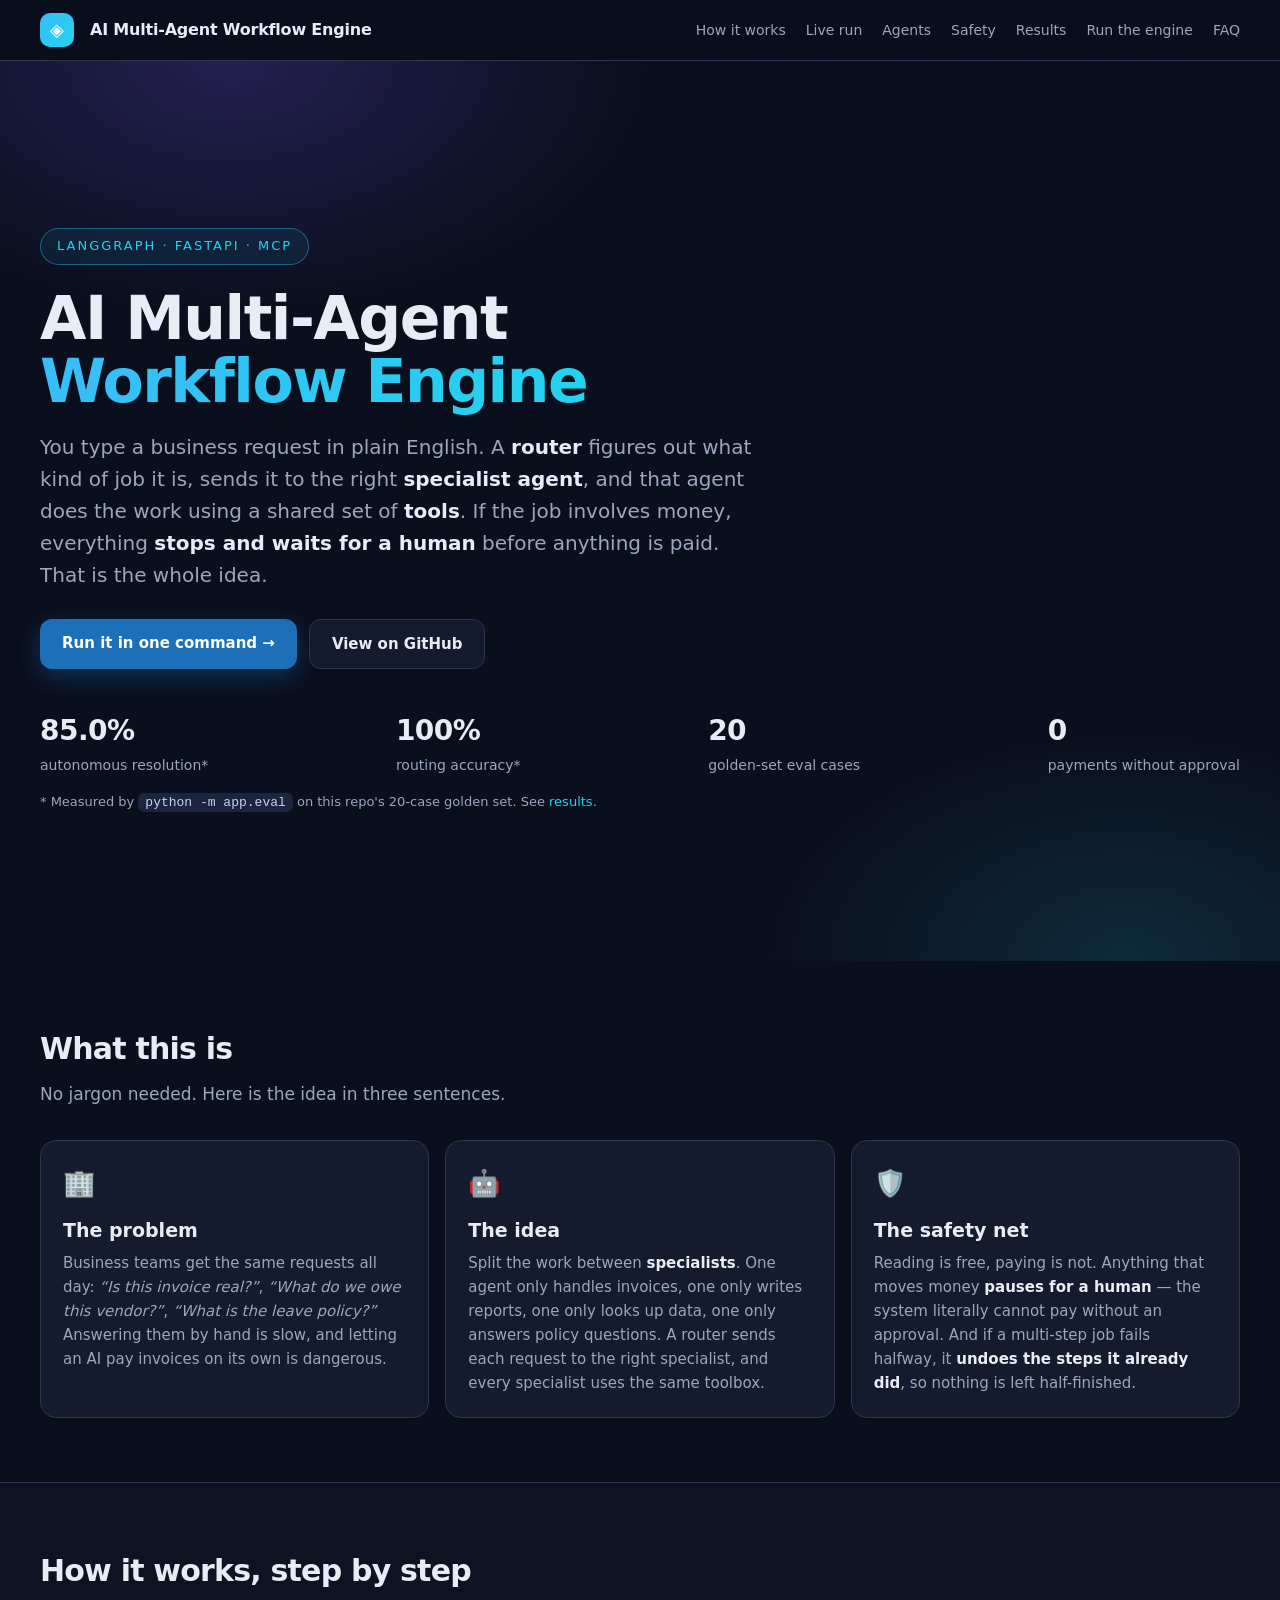
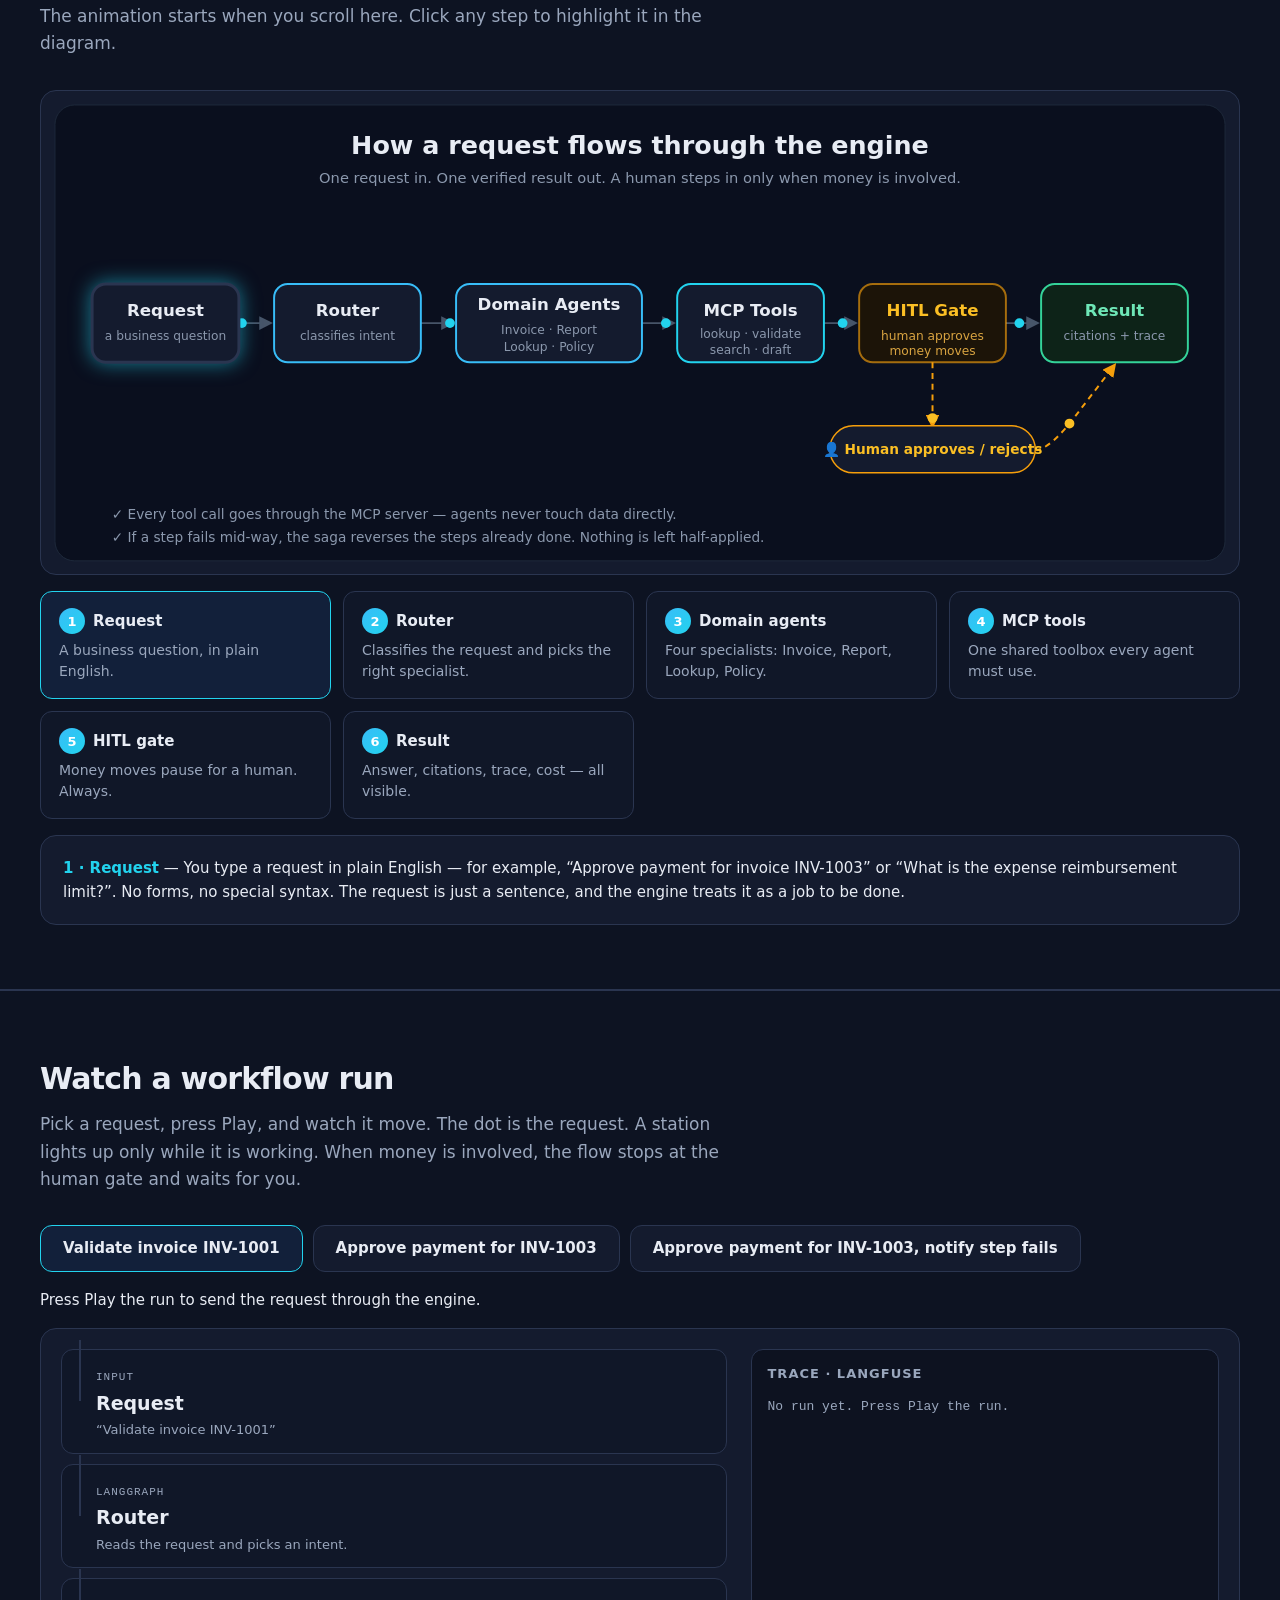
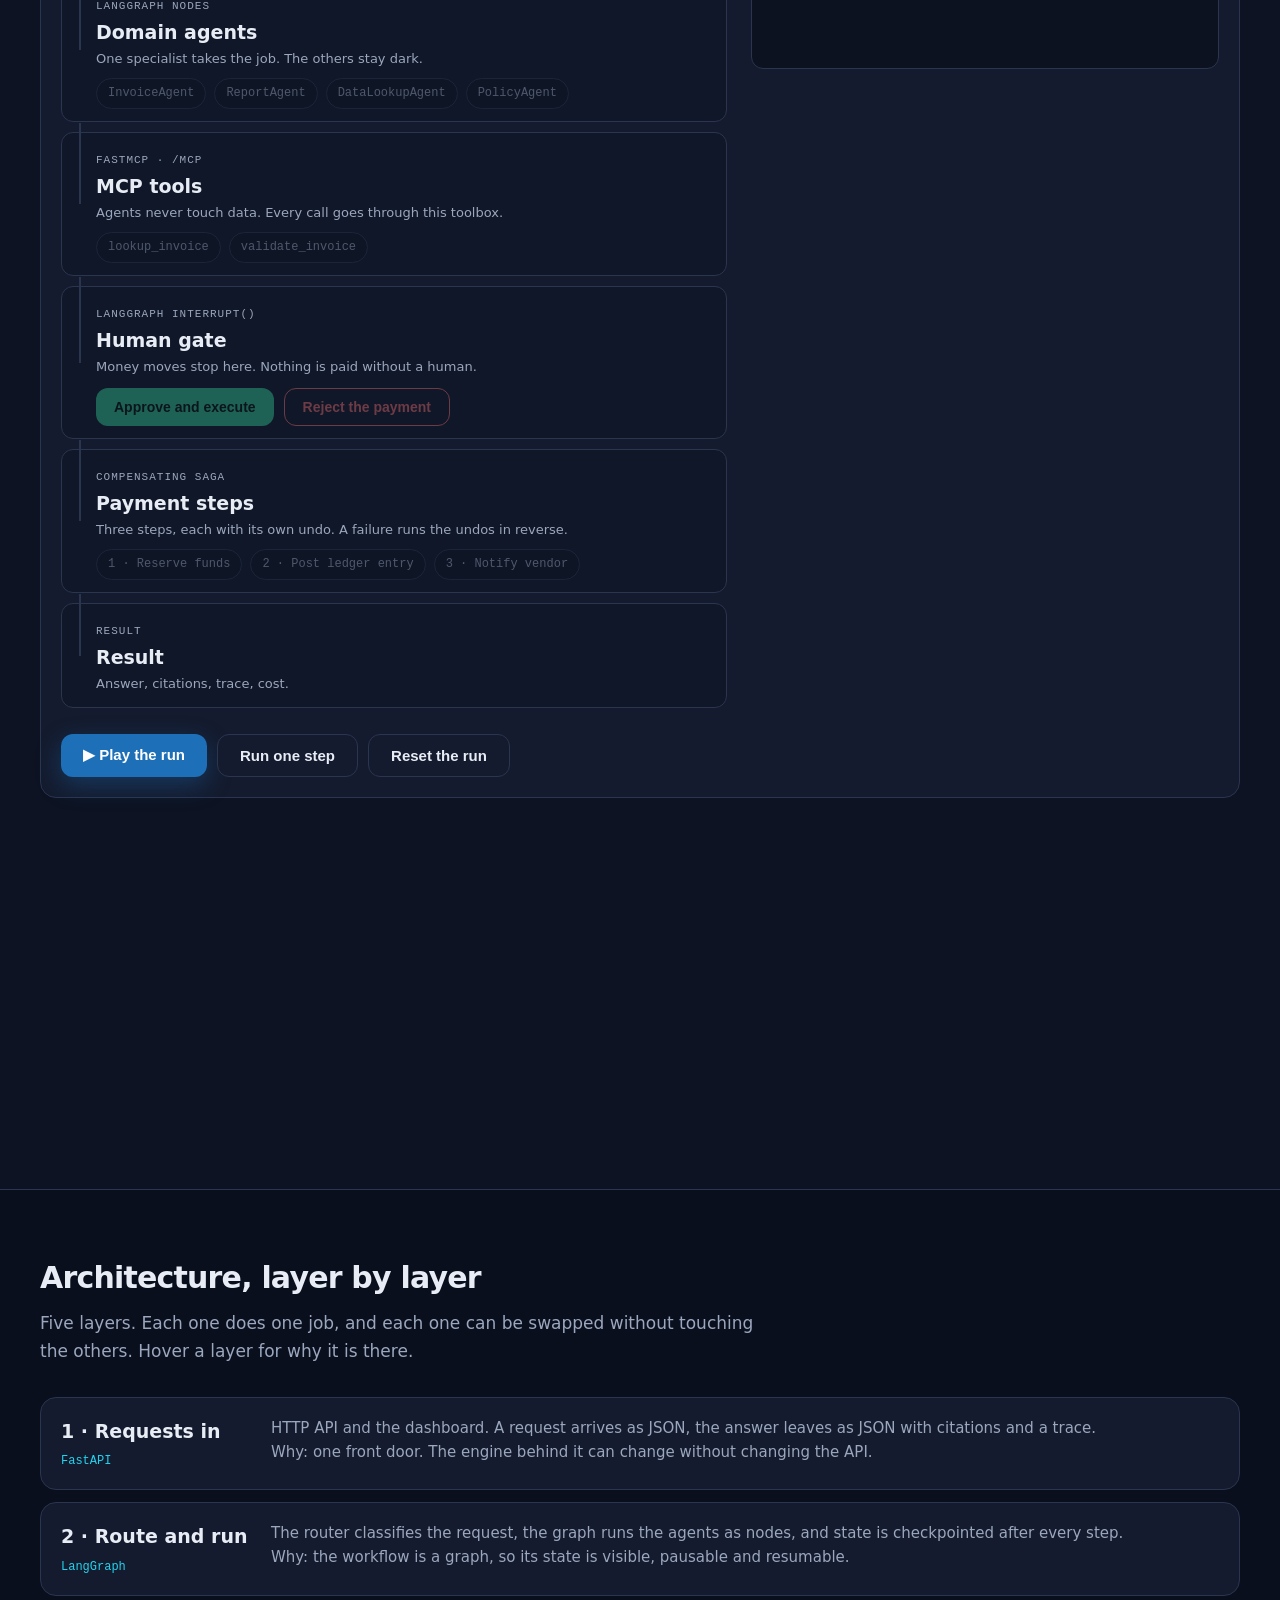
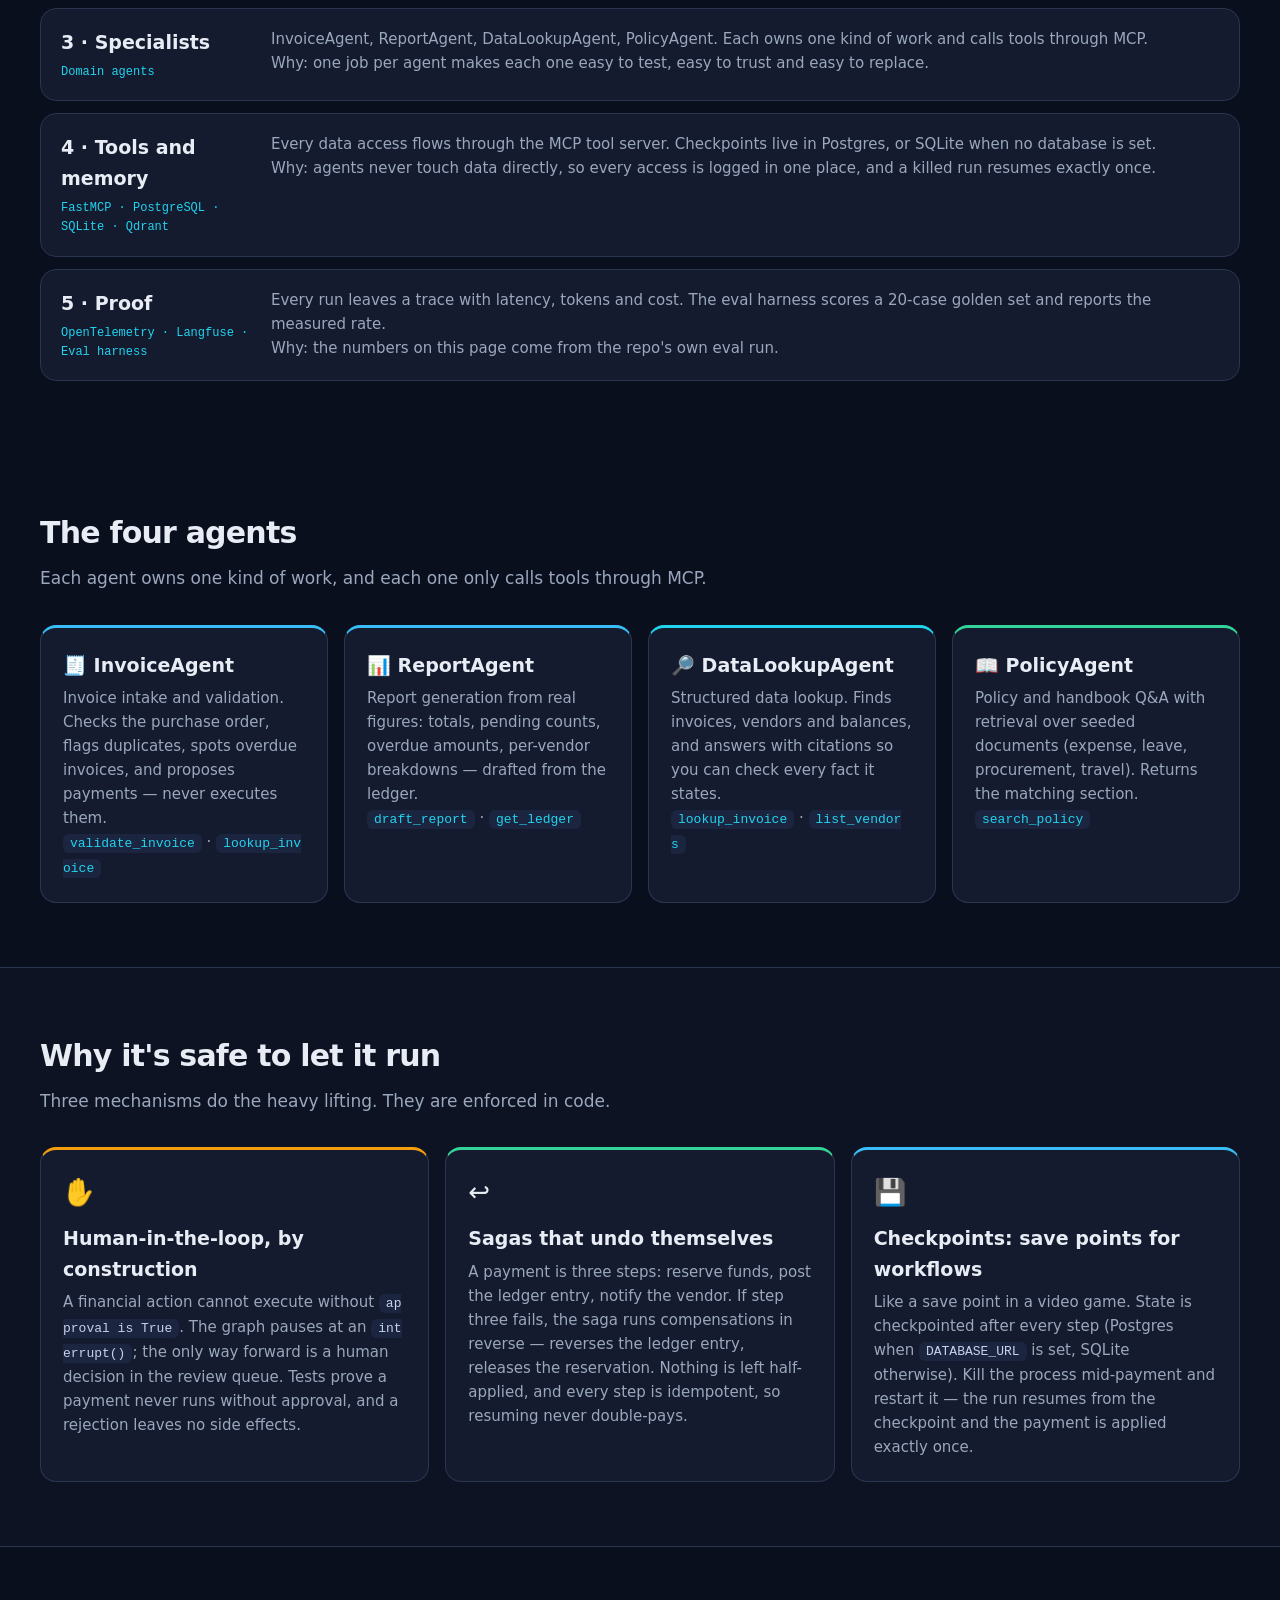
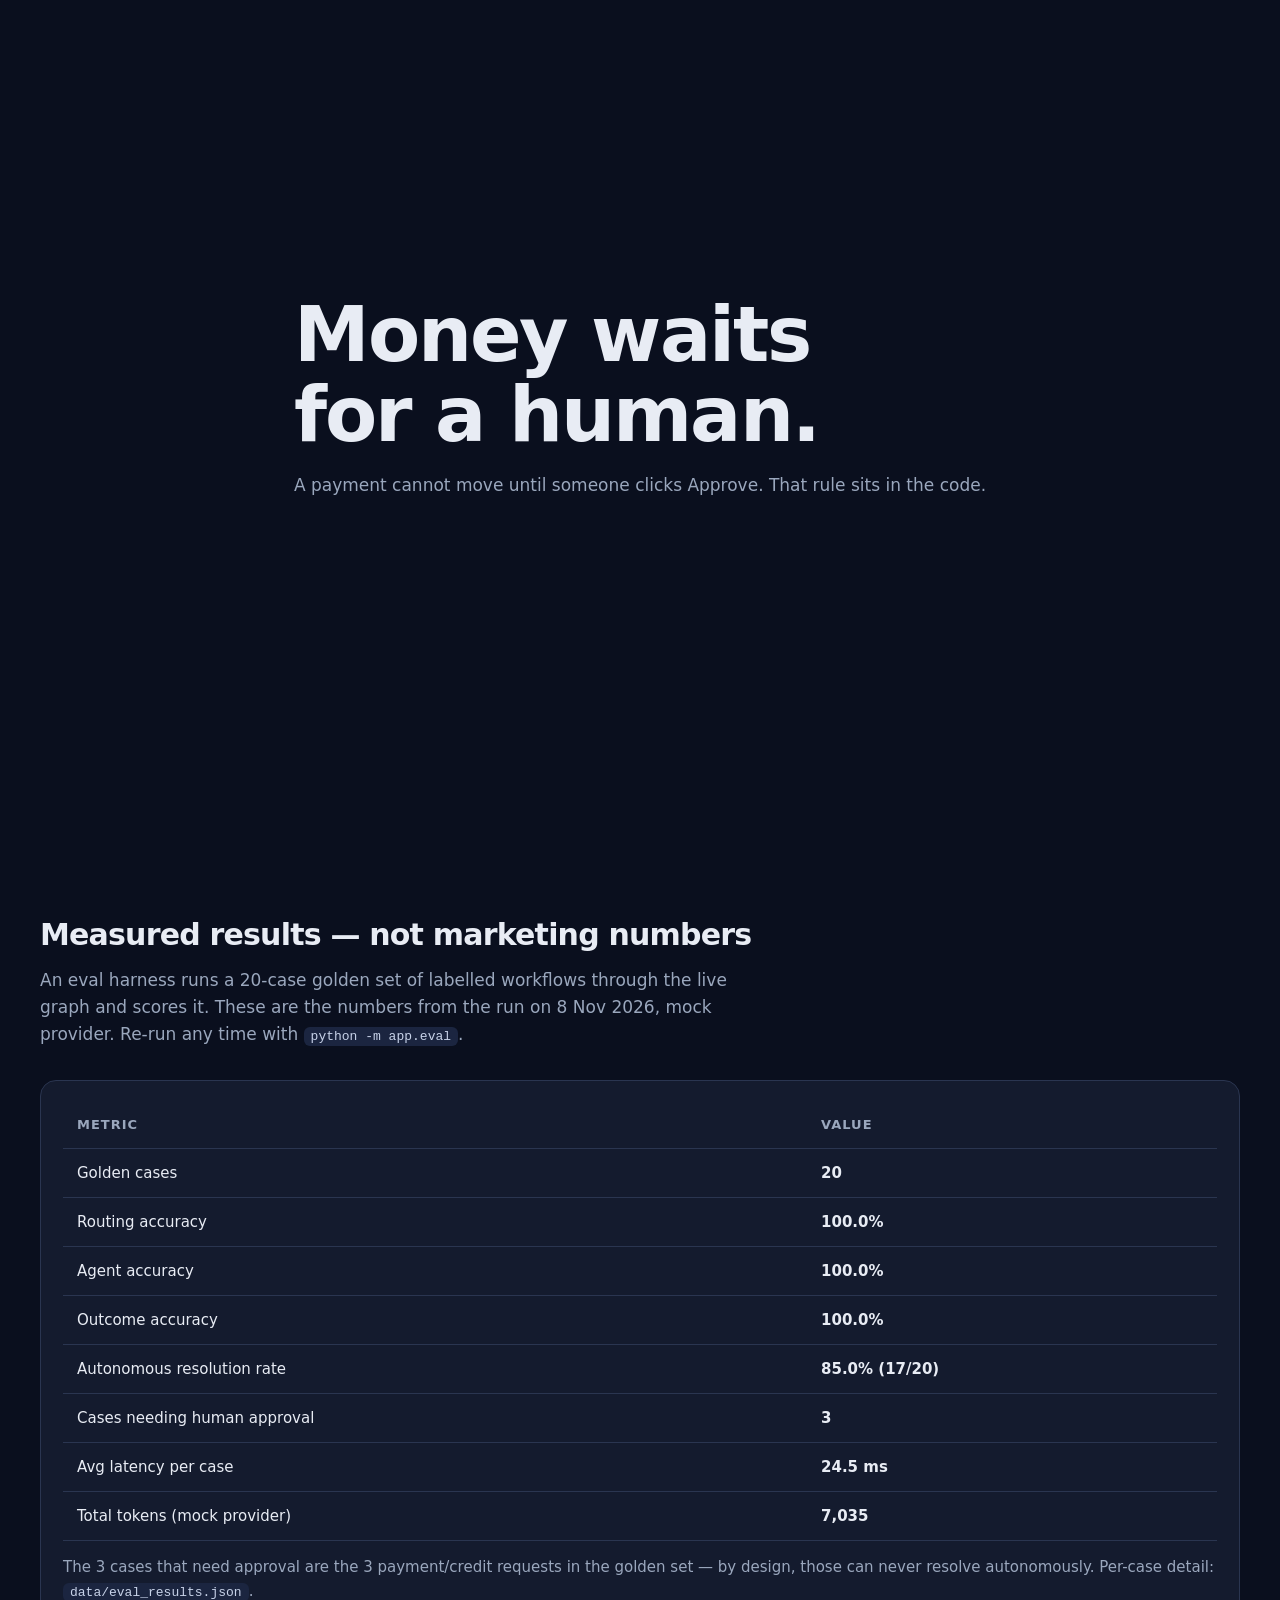
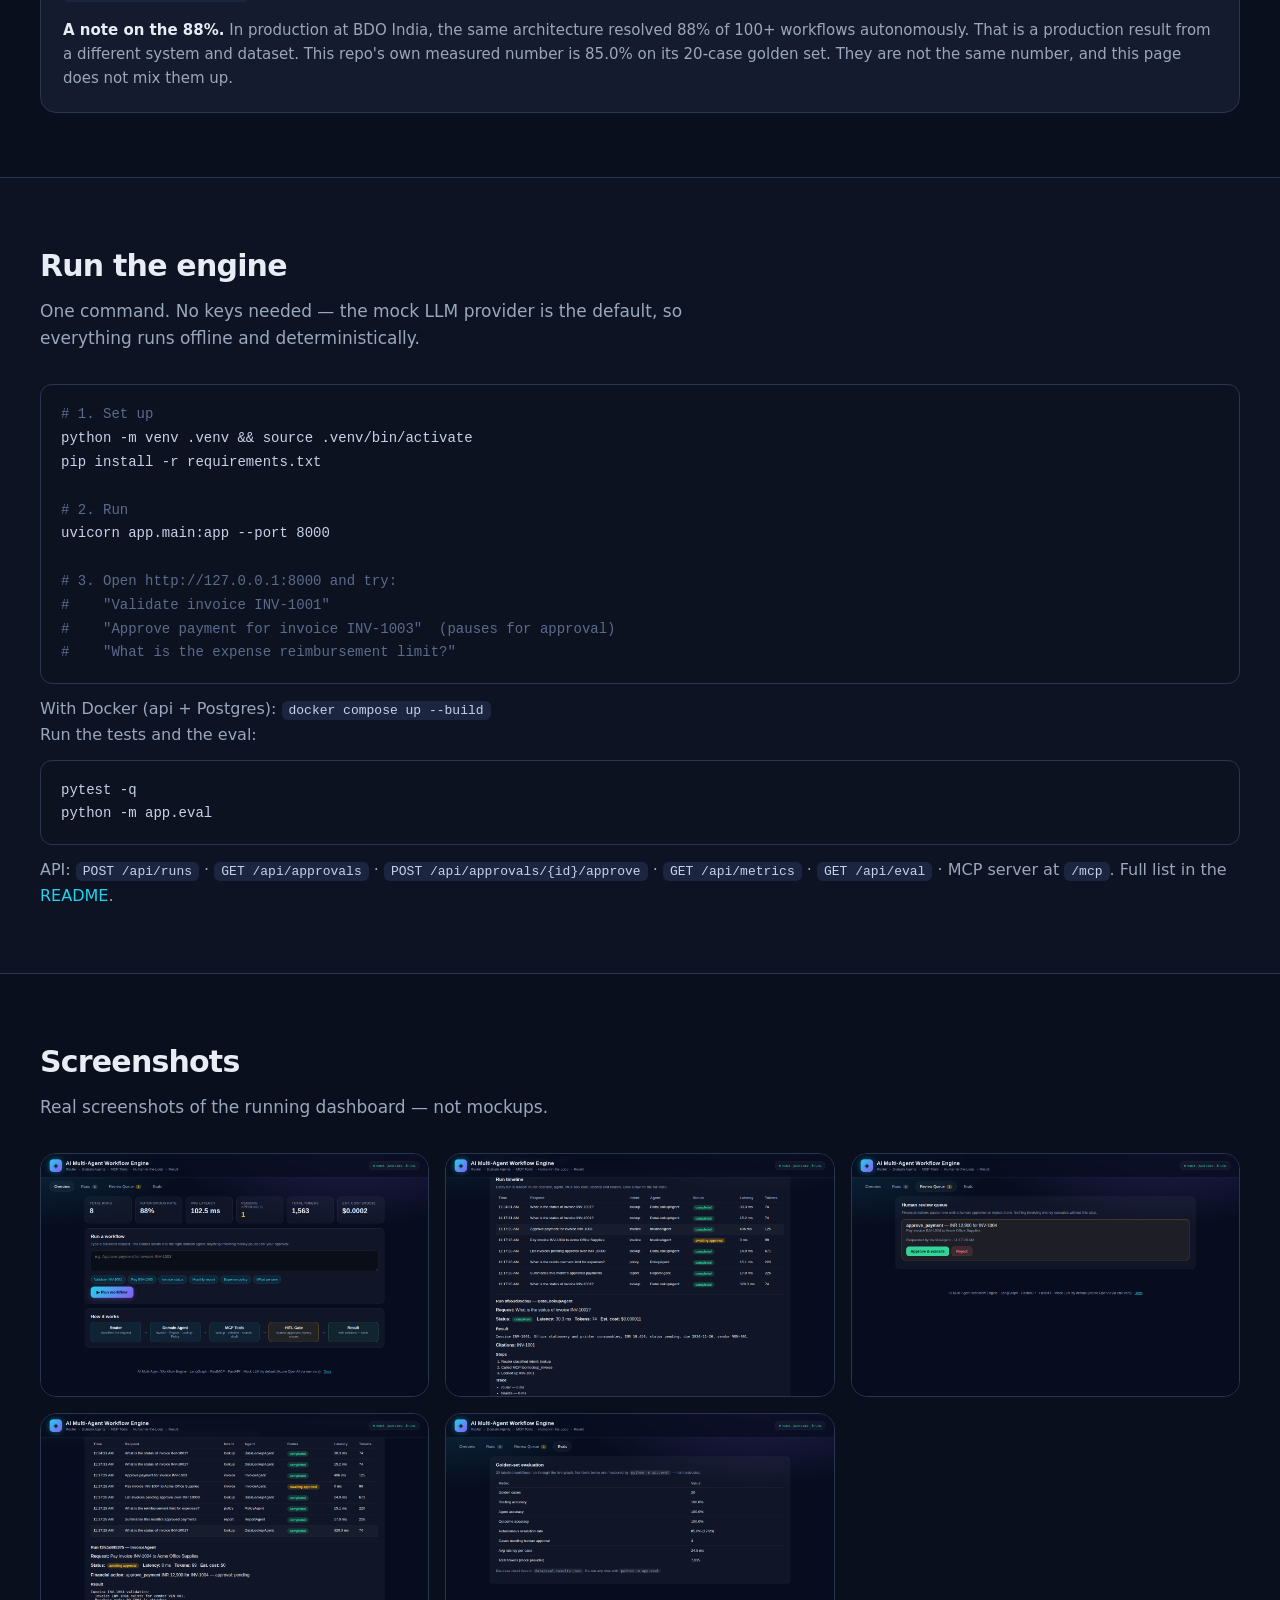
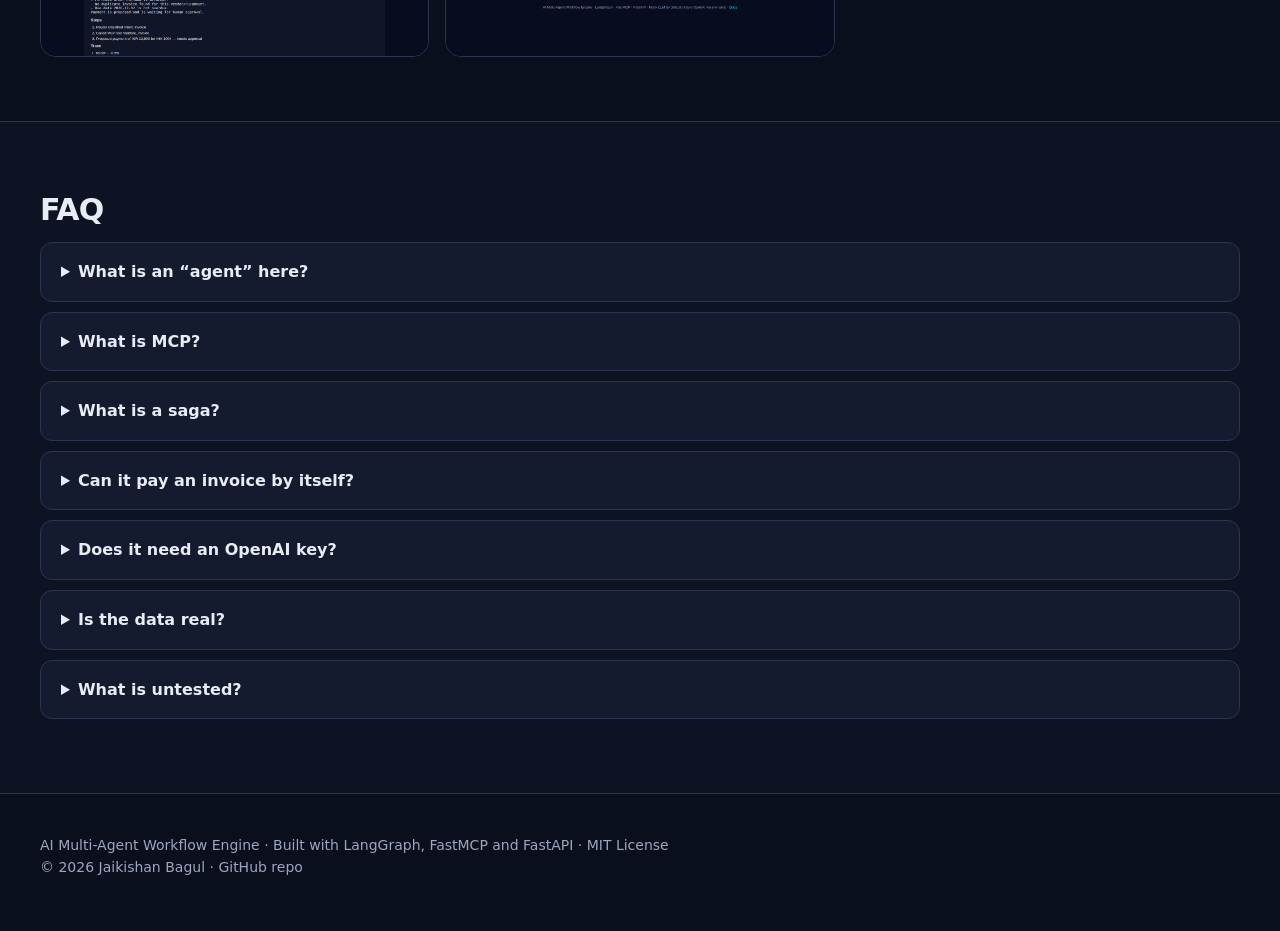
<file: docs/index.html>
<!doctype html>
<html lang="en" data-type="software">
<head>
<meta charset="utf-8">
<meta name="viewport" content="width=device-width, initial-scale=1">
<meta name="page-type" content="software">
<meta name="site-kind" content="software">
<script>document.documentElement.classList.add('mo-js');setTimeout(()=>document.documentElement.classList.add('mo-safe'),2500)</script>
<script>document.documentElement.classList.add('m-enter');setTimeout(()=>document.documentElement.classList.add('m-enter-done'),700)</script>
<link rel="modulepreload" href="assets/moments/moments.js">
<link rel="modulepreload" href="assets/moments/lib.js">
<link rel="modulepreload" href="assets/moments/letters-assemble/moment.js">
<link rel="modulepreload" href="assets/moments/line-carries-colour/moment.js">
<title>AI Multi-Agent Workflow Engine — Router, agents, MCP tools, human-in-the-loop</title>
<meta name="description" content="A multi-agent workflow engine for business operations: one router, four specialist agents, every tool through MCP, and a human approves every money move.">
<meta property="og:title" content="AI Multi-Agent Workflow Engine">
<meta property="og:description" content="One router. Four specialist agents. Every tool through MCP. Every financial action paused for a human.">
<meta property="og:image" content="social-preview.png">
<link rel="stylesheet" href="assets/style.css">
</head>
<body>

<header class="nav">
  <div class="wrap">
    <div class="logo">◈</div>
    <div class="name">AI Multi-Agent Workflow Engine</div>
    <nav>
      <a href="#how">How it works</a>
      <a href="#sim">Live run</a>
      <a href="#agents">Agents</a>
      <a href="#safety">Safety</a>
      <a href="#evals">Results</a>
      <a href="#try">Run the engine</a>
      <a href="#faq">FAQ</a>
      <a class="btn primary nav-cta" href="#try">Run it in one command</a>
    </nav>
  </div>
</header>

<section class="hero" data-enter aria-labelledby="hero-h">
  <div class="wrap">
    <span class="badge" data-enter-item="1">LangGraph · FastAPI · MCP</span>
    <h1 id="hero-h" data-enter-item="2">AI Multi-Agent<br><span>Workflow Engine</span></h1>
    <p class="lede" data-enter-item="3">You type a business request in plain English. A <b>router</b> figures out what kind of job it is, sends it to the right <b>specialist agent</b>, and that agent does the work using a shared set of <b>tools</b>. If the job involves money, everything <b>stops and waits for a human</b> before anything is paid. That is the whole idea.</p>
    <div class="cta" data-enter-item="4">
      <a class="btn primary" href="#try">Run it in one command →</a>
      <a class="btn" href="https://github.com/ProNoob-Dev/ai-multi-agent-workflow-engine">View on GitHub</a>
    </div>
    <div class="stats" data-enter-item="5">
      <div><b>85.0%</b> autonomous resolution*</div>
      <div><b>100%</b> routing accuracy*</div>
      <div><b>20</b> golden-set eval cases</div>
      <div><b>0</b> payments without approval</div>
    </div>
    <p style="font-size:13px;margin-top:16px">* Measured by <code>python -m app.eval</code> on this repo's 20-case golden set. See <a href="#evals">results</a>.</p>
  </div>
</section>

<section id="what">
  <div class="wrap">
    <h2>What this is</h2>
    <p class="sub">No jargon needed. Here is the idea in three sentences.</p>
    <div class="plain">
      <div class="card">
        <div class="icon">🏢</div>
        <h3>The problem</h3>
        <p>Business teams get the same requests all day: <i>“Is this invoice real?”</i>, <i>“What do we owe this vendor?”</i>, <i>“What is the leave policy?”</i> Answering them by hand is slow, and letting an AI pay invoices on its own is dangerous.</p>
      </div>
      <div class="card">
        <div class="icon">🤖</div>
        <h3>The idea</h3>
        <p>Split the work between <b>specialists</b>. One agent only handles invoices, one only writes reports, one only looks up data, one only answers policy questions. A router sends each request to the right specialist, and every specialist uses the same toolbox.</p>
      </div>
      <div class="card">
        <div class="icon">🛡️</div>
        <h3>The safety net</h3>
        <p>Reading is free, paying is not. Anything that moves money <b>pauses for a human</b> — the system literally cannot pay without an approval. And if a multi-step job fails halfway, it <b>undoes the steps it already did</b>, so nothing is left half-finished.</p>
      </div>
    </div>
  </div>
</section>

<section id="how" class="alt">
  <div class="wrap">
    <h2>How it works, step by step</h2>
    <p class="sub">The animation starts when you scroll here. Click any step to highlight it in the diagram.</p>

    <div class="diagram-box">
      <!-- Inline copy of docs/workflow-diagram.svg, with node ids for highlighting. -->
      <svg id="flow-svg" xmlns="http://www.w3.org/2000/svg" viewBox="0 0 1200 470" role="img" aria-label="Workflow diagram: request flows from router to domain agents, through MCP tools, pauses at the human gate, and reaches a result">
        <defs>
          <linearGradient id="grad" x1="0" y1="0" x2="1" y2="0">
            <stop offset="0" stop-color="#38bdf8"/><stop offset="0.55" stop-color="#38bdf8"/><stop offset="1" stop-color="#22d3ee"/>
          </linearGradient>
          <marker id="arrow" viewBox="0 0 10 10" refX="8" refY="5" markerWidth="7" markerHeight="7" orient="auto-start-reverse"><path d="M 0 0 L 10 5 L 0 10 z" fill="#475569"/></marker>
          <marker id="arrowAmber" viewBox="0 0 10 10" refX="8" refY="5" markerWidth="7" markerHeight="7" orient="auto-start-reverse"><path d="M 0 0 L 10 5 L 0 10 z" fill="#f59e0b"/></marker>
        </defs>
        <rect x="2" y="2" width="1196" height="466" rx="20" fill="#0a0f1e" stroke="#1e293b"/>
        <text x="600" y="52" text-anchor="middle" font-family="Segoe UI, system-ui, sans-serif" font-size="26" font-weight="700" fill="#e8ecf4">How a request flows through the engine</text>
        <text x="600" y="82" text-anchor="middle" font-family="Segoe UI, system-ui, sans-serif" font-size="15" fill="#8b98ad">One request in. One verified result out. A human steps in only when money is involved.</text>
        <g stroke="#475569" stroke-width="2" fill="none">
          <path id="c1" d="M 190 225 H 222" marker-end="url(#arrow)"/>
          <path id="c2" d="M 376 225 H 408" marker-end="url(#arrow)"/>
          <path id="c3" d="M 602 225 H 634" marker-end="url(#arrow)"/>
          <path id="c4" d="M 788 225 H 820" marker-end="url(#arrow)"/>
          <path id="c5" d="M 974 225 H 1006" marker-end="url(#arrow)"/>
        </g>
        <g fill="#22d3ee">
          <circle r="5"><animateMotion dur="2.4s" repeatCount="indefinite"><mpath href="#c1"/></animateMotion></circle>
          <circle r="5"><animateMotion dur="2.4s" begin="0.4s" repeatCount="indefinite"><mpath href="#c2"/></animateMotion></circle>
          <circle r="5"><animateMotion dur="2.4s" begin="0.8s" repeatCount="indefinite"><mpath href="#c3"/></animateMotion></circle>
          <circle r="5"><animateMotion dur="2.4s" begin="1.2s" repeatCount="indefinite"><mpath href="#c4"/></animateMotion></circle>
          <circle r="5"><animateMotion dur="2.4s" begin="1.6s" repeatCount="indefinite"><mpath href="#c5"/></animateMotion></circle>
        </g>
        <g font-family="Segoe UI, system-ui, sans-serif" text-anchor="middle">
          <g class="node" id="node-request">
            <rect class="node-rect" x="40" y="185" width="150" height="80" rx="14" fill="#141b2e" stroke="#2a3550" stroke-width="1.5"/>
            <text x="115" y="218" font-size="17" font-weight="700" fill="#e8ecf4">Request</text>
            <text x="115" y="242" font-size="12.5" fill="#8b98ad">a business question</text>
          </g>
          <g class="node" id="node-router">
            <rect class="node-rect" x="226" y="185" width="150" height="80" rx="14" fill="#141b2e" stroke="#38bdf8" stroke-width="2"/>
            <text x="301" y="218" font-size="17" font-weight="700" fill="#e8ecf4">Router</text>
            <text x="301" y="242" font-size="12.5" fill="#8b98ad">classifies intent</text>
          </g>
          <g class="node" id="node-agents">
            <rect class="node-rect" x="412" y="185" width="190" height="80" rx="14" fill="#141b2e" stroke="#38bdf8" stroke-width="2"/>
            <text x="507" y="212" font-size="17" font-weight="700" fill="#e8ecf4">Domain Agents</text>
            <text x="507" y="236" font-size="12.5" fill="#8b98ad">Invoice · Report</text>
            <text x="507" y="254" font-size="12.5" fill="#8b98ad">Lookup · Policy</text>
          </g>
          <g class="node" id="node-mcp">
            <rect class="node-rect" x="638" y="185" width="150" height="80" rx="14" fill="#141b2e" stroke="#22d3ee" stroke-width="2"/>
            <text x="713" y="218" font-size="17" font-weight="700" fill="#e8ecf4">MCP Tools</text>
            <text x="713" y="240" font-size="12.5" fill="#8b98ad">lookup · validate</text>
            <text x="713" y="257" font-size="12.5" fill="#8b98ad">search · draft</text>
          </g>
          <g class="node" id="node-hitl">
            <rect class="node-rect" x="824" y="185" width="150" height="80" rx="14" fill="#1c1408" stroke="#f59e0b" stroke-width="2">
              <animate attributeName="stroke-opacity" values="1;0.45;1" dur="2s" repeatCount="indefinite"/>
            </rect>
            <text x="899" y="218" font-size="17" font-weight="700" fill="#fbbf24">HITL Gate</text>
            <text x="899" y="242" font-size="12.5" fill="#d9a441">human approves</text>
            <text x="899" y="258" font-size="12.5" fill="#d9a441">money moves</text>
          </g>
          <g class="node" id="node-result">
            <rect class="node-rect" x="1010" y="185" width="150" height="80" rx="14" fill="#0d2318" stroke="#34d399" stroke-width="2"/>
            <text x="1085" y="218" font-size="17" font-weight="700" fill="#6ee7b7">Result</text>
            <text x="1085" y="242" font-size="12.5" fill="#8b98ad">citations + trace</text>
          </g>
        </g>
        <g stroke="#f59e0b" stroke-width="2" fill="none" stroke-dasharray="6 5">
          <path id="h1" d="M 899 265 V 330" marker-end="url(#arrowAmber)"/>
          <path id="h2" d="M 1004 355 C 1014 355 1030 340 1045 320 C 1058 303 1072 285 1085 268" marker-end="url(#arrowAmber)"/>
        </g>
        <g fill="#fbbf24">
          <circle r="5"><animateMotion dur="3s" repeatCount="indefinite"><mpath href="#h1"/></animateMotion></circle>
          <circle r="5"><animateMotion dur="3s" begin="1.5s" repeatCount="indefinite"><mpath href="#h2"/></animateMotion></circle>
        </g>
        <rect x="794" y="330" width="210" height="48" rx="24" fill="#141b2e" stroke="#f59e0b" stroke-width="1.5"/>
        <text x="899" y="359" text-anchor="middle" font-family="Segoe UI, system-ui, sans-serif" font-size="14" font-weight="600" fill="#fbbf24">👤 Human approves / rejects</text>
        <g font-family="Segoe UI, system-ui, sans-serif" font-size="14" fill="#8b98ad">
          <text x="60" y="425">✓ Every tool call goes through the MCP server — agents never touch data directly.</text>
          <text x="60" y="449">✓ If a step fails mid-way, the saga reverses the steps already done. Nothing is left half-applied.</text>
        </g>
      </svg>
    </div>

    <div class="steps" id="steps">
      <button class="step active" data-node="node-request" data-title="1 · Request" data-body="You type a request in plain English — for example, “Approve payment for invoice INV-1003” or “What is the expense reimbursement limit?”. No forms, no special syntax. The request is just a sentence, and the engine treats it as a job to be done.">
        <span class="num">1</span><span class="title">Request</span>
        <p>A business question, in plain English.</p>
      </button>
      <button class="step" data-node="node-router" data-title="2 · Router" data-body="The Router reads the sentence and decides what kind of job it is: an invoice job, a report job, a data lookup, or a policy question. Think of a receptionist who knows exactly which department to send you to. By default it uses simple, deterministic rules — plug in Azure OpenAI and a real model does the classifying instead.">
        <span class="num">2</span><span class="title">Router</span>
        <p>Classifies the request and picks the right specialist.</p>
      </button>
      <button class="step" data-node="node-agents" data-title="3 · Domain agents" data-body="Four specialists, each good at one thing: InvoiceAgent validates invoices and proposes payments; ReportAgent drafts reports from real figures; DataLookupAgent finds records and answers with citations; PolicyAgent answers handbook questions using retrieval over seeded policy documents. A specialist never does another specialist's job.">
        <span class="num">3</span><span class="title">Domain agents</span>
        <p>Four specialists: Invoice, Report, Lookup, Policy.</p>
      </button>
      <button class="step" data-node="node-mcp" data-title="4 · MCP tools" data-body="Agents never touch data directly. Every lookup, validation, search and draft goes through a FastMCP tool server — one shared toolbox with named tools like lookup_invoice, validate_invoice and search_policy. Because all data access flows through one place, it can be logged, audited and swapped without touching the agents. The server is also exposed over HTTP at /mcp for external clients.">
        <span class="num">4</span><span class="title">MCP tools</span>
        <p>One shared toolbox every agent must use.</p>
      </button>
      <button class="step" data-node="node-hitl" data-title="5 · Human-in-the-loop gate" data-body="This is the load-bearing part. If a job involves money — approve a payment, issue a credit, send money — the workflow literally pauses inside the graph (LangGraph interrupt) and waits in the review queue. No code path can execute the payment without approval is True. A human clicks Approve &amp; execute or Reject in the dashboard. Rejecting leaves zero side effects behind.">
        <span class="num">5</span><span class="title">HITL gate</span>
        <p>Money moves pause for a human. Always.</p>
      </button>
      <button class="step" data-node="node-result" data-title="6 · Result" data-body="The answer comes back with citations (which invoice, which policy section), the full step trace, and the run's latency, token count and cost. If the job was a payment, the result also shows the saga log — every step that ran, and every compensation that ran if something failed.">
        <span class="num">6</span><span class="title">Result</span>
        <p>Answer, citations, trace, cost — all visible.</p>
      </button>
    </div>

    <div class="step-detail" id="step-detail">
      <b>1 · Request</b> — You type a request in plain English — for example, “Approve payment for invoice INV-1003” or “What is the expense reimbursement limit?”. No forms, no special syntax. The request is just a sentence, and the engine treats it as a job to be done.
    </div>
  </div>
</section>

<section id="sim" class="alt">
  <div class="wrap">
    <h2>Watch a workflow run</h2>
    <p class="sub">Pick a request, press Play, and watch it move. The dot is the request. A station lights up only while it is working. When money is involved, the flow stops at the human gate and waits for you.</p>

    <div class="sim-scenarios" role="group" aria-label="Pick a request">
      <button class="sim-scenario active" data-scenario="validate">Validate invoice INV-1001</button>
      <button class="sim-scenario" data-scenario="approve">Approve payment for INV-1003</button>
      <button class="sim-scenario" data-scenario="approve-fail">Approve payment for INV-1003, notify step fails</button>
    </div>

    <p class="sim-narration" id="sim-narration" aria-live="polite">Press Play the run to send the request through the engine.</p>

    <div class="sim-panel" id="sim-panel">
      <div class="sim-grid">
        <div class="sim-flow" id="sim-flow">
          <div class="sim-particle" id="sim-particle" aria-hidden="true"></div>

          <div class="sim-station" id="sim-node-request">
            <div><span class="tech">Input</span><h3>Request</h3>
            <p class="sim-note" id="sim-request-text">“Validate invoice INV-1001”</p></div>
          </div>

          <div class="sim-station" id="sim-node-router">
            <div><span class="tech">LangGraph</span><h3>Router</h3>
            <p class="sim-note" id="sim-router-note">Reads the request and picks an intent.</p></div>
          </div>

          <div class="sim-station" id="sim-node-agents">
            <div><span class="tech">LangGraph nodes</span><h3>Domain agents</h3>
            <p class="sim-note">One specialist takes the job. The others stay dark.</p>
            <div class="sim-chips">
              <span class="sim-chip" data-agent="InvoiceAgent">InvoiceAgent</span>
              <span class="sim-chip" data-agent="ReportAgent">ReportAgent</span>
              <span class="sim-chip" data-agent="DataLookupAgent">DataLookupAgent</span>
              <span class="sim-chip" data-agent="PolicyAgent">PolicyAgent</span>
            </div></div>
          </div>

          <div class="sim-station" id="sim-node-mcp">
            <div><span class="tech">FastMCP · /mcp</span><h3>MCP tools</h3>
            <p class="sim-note">Agents never touch data. Every call goes through this toolbox.</p>
            <div class="sim-chips" id="sim-tools"></div></div>
          </div>

          <div class="sim-station" id="sim-node-hitl">
            <div><span class="tech">LangGraph interrupt()</span><h3>Human gate</h3>
            <p class="sim-note" id="sim-hitl-note">Money moves stop here. Nothing is paid without a human.</p>
            <div class="sim-gate-actions">
              <button class="btn approve" id="sim-approve" disabled>Approve and execute</button>
              <button class="btn reject" id="sim-reject" disabled>Reject the payment</button>
            </div></div>
          </div>

          <div class="sim-station" id="sim-node-saga">
            <div><span class="tech">Compensating saga</span><h3>Payment steps</h3>
            <p class="sim-note">Three steps, each with its own undo. A failure runs the undos in reverse.</p>
            <div class="sim-chips">
              <span class="sim-chip" data-saga="reserve">1 · Reserve funds</span>
              <span class="sim-chip" data-saga="ledger">2 · Post ledger entry</span>
              <span class="sim-chip" data-saga="notify">3 · Notify vendor</span>
            </div></div>
          </div>

          <div class="sim-station" id="sim-node-result">
            <div><span class="tech">Result</span><h3 id="sim-result-title">Result</h3>
            <p class="sim-note" id="sim-result-note">Answer, citations, trace, cost.</p></div>
          </div>
        </div>

        <div class="sim-trace" id="sim-trace">
          <p class="sim-trace-title">Trace · Langfuse</p>
          <ol id="sim-trace-list"><li class="t-empty">No run yet. Press Play the run.</li></ol>
        </div>
      </div>

      <div class="sim-controls" style="margin-top: 16px;">
        <button class="btn primary" id="sim-play">▶ Play the run</button>
        <button class="btn" id="sim-step">Run one step</button>
        <button class="btn" id="sim-reset">Reset the run</button>
      </div>
    </div>
  </div>
</section>

<section id="layers" data-moment="line-carries-colour" data-moment-opts='{"from": "base"}'>
  <div class="wrap">
    <h2>Architecture, layer by layer</h2>
    <p class="sub">Five layers. Each one does one job, and each one can be swapped without touching the others. Hover a layer for why it is there.</p>
    <div class="layers">
      <div class="layer" tabindex="0">
        <div><h3>1 · Requests in</h3><p class="tech">FastAPI</p></div>
        <div><p>HTTP API and the dashboard. A request arrives as JSON, the answer leaves as JSON with citations and a trace.</p>
        <p class="why">Why: one front door. The engine behind it can change without changing the API.</p></div>
      </div>
      <div class="layer" tabindex="0">
        <div><h3>2 · Route and run</h3><p class="tech">LangGraph</p></div>
        <div><p>The router classifies the request, the graph runs the agents as nodes, and state is checkpointed after every step.</p>
        <p class="why">Why: the workflow is a graph, so its state is visible, pausable and resumable.</p></div>
      </div>
      <div class="layer" tabindex="0">
        <div><h3>3 · Specialists</h3><p class="tech">Domain agents</p></div>
        <div><p>InvoiceAgent, ReportAgent, DataLookupAgent, PolicyAgent. Each owns one kind of work and calls tools through MCP.</p>
        <p class="why">Why: one job per agent makes each one easy to test, easy to trust and easy to replace.</p></div>
      </div>
      <div class="layer" tabindex="0">
        <div><h3>4 · Tools and memory</h3><p class="tech">FastMCP · PostgreSQL · SQLite · Qdrant</p></div>
        <div><p>Every data access flows through the MCP tool server. Checkpoints live in Postgres, or SQLite when no database is set.</p>
        <p class="why">Why: agents never touch data directly, so every access is logged in one place, and a killed run resumes exactly once.</p></div>
      </div>
      <div class="layer" tabindex="0">
        <div><h3>5 · Proof</h3><p class="tech">OpenTelemetry · Langfuse · Eval harness</p></div>
        <div><p>Every run leaves a trace with latency, tokens and cost. The eval harness scores a 20-case golden set and reports the measured rate.</p>
        <p class="why">Why: the numbers on this page come from the repo's own eval run.</p></div>
      </div>
    </div>
  </div>
</section>

<section id="agents">
  <div class="wrap">
    <h2>The four agents</h2>
    <p class="sub">Each agent owns one kind of work, and each one only calls tools through MCP.</p>
    <div class="agents">
      <div class="card agent">
        <h3>🧾 InvoiceAgent</h3>
        <p>Invoice intake and validation. Checks the purchase order, flags duplicates, spots overdue invoices, and proposes payments — never executes them.</p>
        <p><code>validate_invoice</code> · <code>lookup_invoice</code></p>
      </div>
      <div class="card agent">
        <h3>📊 ReportAgent</h3>
        <p>Report generation from real figures: totals, pending counts, overdue amounts, per-vendor breakdowns — drafted from the ledger.</p>
        <p><code>draft_report</code> · <code>get_ledger</code></p>
      </div>
      <div class="card agent">
        <h3>🔎 DataLookupAgent</h3>
        <p>Structured data lookup. Finds invoices, vendors and balances, and answers with citations so you can check every fact it states.</p>
        <p><code>lookup_invoice</code> · <code>list_vendors</code></p>
      </div>
      <div class="card agent">
        <h3>📖 PolicyAgent</h3>
        <p>Policy and handbook Q&amp;A with retrieval over seeded documents (expense, leave, procurement, travel). Returns the matching section.</p>
        <p><code>search_policy</code></p>
      </div>
    </div>
  </div>
</section>

<section id="safety" class="alt">
  <div class="wrap">
    <h2>Why it's safe to let it run</h2>
    <p class="sub">Three mechanisms do the heavy lifting. They are enforced in code.</p>
    <div class="safety">
      <div class="card">
        <div class="icon">✋</div>
        <h3>Human-in-the-loop, by construction</h3>
        <p>A financial action cannot execute without <code>approval is True</code>. The graph pauses at an <code>interrupt()</code>; the only way forward is a human decision in the review queue. Tests prove a payment never runs without approval, and a rejection leaves no side effects.</p>
      </div>
      <div class="card">
        <div class="icon">↩️</div>
        <h3>Sagas that undo themselves</h3>
        <p>A payment is three steps: reserve funds, post the ledger entry, notify the vendor. If step three fails, the saga runs compensations in reverse — reverses the ledger entry, releases the reservation. Nothing is left half-applied, and every step is idempotent, so resuming never double-pays.</p>
      </div>
      <div class="card">
        <div class="icon">💾</div>
        <h3>Checkpoints: save points for workflows</h3>
        <p>Like a save point in a video game. State is checkpointed after every step (Postgres when <code>DATABASE_URL</code> is set, SQLite otherwise). Kill the process mid-payment and restart it — the run resumes from the checkpoint and the payment is applied exactly once.</p>
      </div>
    </div>
  </div>
</section>

<section class="statement" data-moment="letters-assemble">
  <div class="wrap">
    <h2 class="mo-la__type">Money waits for a human.</h2>
    <p class="mo-la__sub">A payment cannot move until someone clicks Approve. That rule sits in the code.</p>
  </div>
</section>

<section id="evals">
  <div class="wrap">
    <h2>Measured results — not marketing numbers</h2>
    <p class="sub">An eval harness runs a 20-case golden set of labelled workflows through the live graph and scores it. These are the numbers from the run on 8 Nov 2026, mock provider. Re-run any time with <code>python -m app.eval</code>.</p>
    <div class="card">
      <table>
        <thead><tr><th>Metric</th><th>Value</th></tr></thead>
        <tbody>
          <tr><td>Golden cases</td><td>20</td></tr>
          <tr><td>Routing accuracy</td><td>100.0%</td></tr>
          <tr><td>Agent accuracy</td><td>100.0%</td></tr>
          <tr><td>Outcome accuracy</td><td>100.0%</td></tr>
          <tr><td>Autonomous resolution rate</td><td>85.0% (17/20)</td></tr>
          <tr><td>Cases needing human approval</td><td>3</td></tr>
          <tr><td>Avg latency per case</td><td>24.5 ms</td></tr>
          <tr><td>Total tokens (mock provider)</td><td>7,035</td></tr>
        </tbody>
      </table>
      <p class="eval-note">The 3 cases that need approval are the 3 payment/credit requests in the golden set — by design, those can never resolve autonomously. Per-case detail: <code>data/eval_results.json</code>.</p>
      <p class="eval-note"><b>A note on the 88%.</b> In production at BDO India, the same architecture resolved 88% of 100+ workflows autonomously. That is a production result from a different system and dataset. This repo's own measured number is 85.0% on its 20-case golden set. They are not the same number, and this page does not mix them up.</p>
    </div>
  </div>
</section>

<section id="try" class="alt">
  <div class="wrap">
    <h2>Run the engine</h2>
    <p class="sub">One command. No keys needed — the mock LLM provider is the default, so everything runs offline and deterministically.</p>
<pre><span class="c"># 1. Set up</span>
python -m venv .venv && source .venv/bin/activate
pip install -r requirements.txt

<span class="c"># 2. Run</span>
uvicorn app.main:app --port 8000

<span class="c"># 3. Open http://127.0.0.1:8000 and try:</span>
<span class="c">#    "Validate invoice INV-1001"</span>
<span class="c">#    "Approve payment for invoice INV-1003"  (pauses for approval)</span>
<span class="c">#    "What is the expense reimbursement limit?"</span></pre>
    <p>With Docker (api + Postgres): <code>docker compose up --build</code></p>
    <p>Run the tests and the eval:</p>
<pre>pytest -q
python -m app.eval</pre>
    <p>API: <code>POST /api/runs</code> · <code>GET /api/approvals</code> · <code>POST /api/approvals/{id}/approve</code> · <code>GET /api/metrics</code> · <code>GET /api/eval</code> · MCP server at <code>/mcp</code>. Full list in the <a href="https://github.com/ProNoob-Dev/ai-multi-agent-workflow-engine">README</a>.</p>
  </div>
</section>

<section id="shots">
  <div class="wrap">
    <h2>Screenshots</h2>
    <p class="sub">Real screenshots of the running dashboard — not mockups.</p>
    <div class="shots">
      <figure><img src="screenshots/01-overview.png" alt="Dashboard overview with metrics cards and run form"></figure>
      <figure><img src="screenshots/02-run-detail.png" alt="Run timeline with a run detail showing steps and trace"></figure>
      <figure><img src="screenshots/03-review-queue.png" alt="Human review queue with a payment awaiting approval"></figure>
      <figure><img src="screenshots/04-approval-paused.png" alt="A payment run paused at the human gate, showing the financial action and trace"></figure>
      <figure><img src="screenshots/05-evals.png" alt="Eval panel showing measured results"></figure>
    </div>
  </div>
</section>

<section id="faq" class="alt">
  <div class="wrap">
    <h2>FAQ</h2>
    <div class="faq">
      <details>
        <summary>What is an “agent” here?</summary>
        <p>A specialist worker that does one kind of job. The InvoiceAgent only handles invoices; the PolicyAgent only answers policy questions. Splitting the work makes each one easier to test, easier to trust, and easier to replace.</p>
      </details>
      <details>
        <summary>What is MCP?</summary>
        <p>The Model Context Protocol — a standard way for an AI system to call tools. Here it is a FastMCP server that exposes named tools (lookup, validate, search, draft). Agents call the tools; they never touch the data directly, so every data access is logged in one place.</p>
      </details>
      <details>
        <summary>What is a saga?</summary>
        <p>A multi-step job where every step knows how to undo itself. If step three fails, steps two and one are undone in reverse order. Think of it as a checklist that erases itself cleanly when something goes wrong.</p>
      </details>
      <details>
        <summary>Can it pay an invoice by itself?</summary>
        <p>No — and that is the point. A payment pauses at the human-in-the-loop gate and waits in the review queue. The graph cannot proceed without a human clicking Approve. The tests prove it: a payment without approval never executes, and a rejection leaves zero side effects.</p>
      </details>
      <details>
        <summary>Does it need an OpenAI key?</summary>
        <p>No. The mock provider is the default: deterministic, offline, and what the tests and eval use. Set <code>AZURE_OPENAI_ENDPOINT</code>, <code>AZURE_OPENAI_API_KEY</code> and <code>AZURE_OPENAI_DEPLOYMENT</code> to switch to a real Azure OpenAI model — and re-run the eval before quoting any accuracy number with it.</p>
      </details>
      <details>
        <summary>Is the data real?</summary>
        <p>No. Vendors, invoices and policies are realistic but invented seed data, for demo and evaluation. The golden set uses dates relative to today so it never goes stale.</p>
      </details>
      <details>
        <summary>What is untested?</summary>
        <p>The Docker path and the Postgres checkpointer were not run end to end on the build machine (no Docker or Postgres there), and the Qdrant backend needs a live Qdrant server to verify. The default JSON + SQLite path is fully tested — 34 tests, all passing. The README lists every limitation honestly.</p>
      </details>
    </div>
  </div>
</section>

<footer class="closing">
  <div class="wrap">
    <p>AI Multi-Agent Workflow Engine · Built with LangGraph, FastMCP and FastAPI · MIT License</p>
    <p>© 2026 <a href="https://github.com/ProNoob-Dev">Jaikishan Bagul</a> · <a href="https://github.com/ProNoob-Dev/ai-multi-agent-workflow-engine">GitHub repo</a></p>
  </div>
</footer>

<script src="assets/script.js"></script>
<script src="assets/sim.js"></script>
<script type="module" src="assets/moments/moments.js"></script>
</body>
</html>
</file>
<file: docs/assets/style.css>
/* GitHub Pages site — same deep-navy AI look as the dashboard. */
:root {
  --bg: #0a0f1e;
  --bg2: #0d1322;
  --card: #141b2e;
  --card2: #101728;
  --border: #2a3550;
  --text: #e8ecf4;
  --muted: #9aa7bd;
  --dim: #9aa7bd;
  --accent: #38bdf8;
  --cyan: #22d3ee;
  --blue: #38bdf8;
  --amber: #f59e0b;
  --amber-text: #fbbf24;
  --green: #34d399;
  --green-text: #6ee7b7;
  --red: #f87171;
  --radius: 16px;
  /* taste-skill moment tokens, mapped to this page's own tokens */
  --ink: var(--text);
  --surface: var(--card);
  --font-display: "Segoe UI", system-ui, -apple-system, sans-serif;
  --display-weight: 700;
  --t-lead: 17px;
}

* { margin: 0; padding: 0; box-sizing: border-box; }

body {
  background: var(--bg);
  color: var(--text);
  font-family: "Segoe UI", system-ui, -apple-system, sans-serif;
  line-height: 1.6;
  -webkit-font-smoothing: antialiased;
}

a { color: var(--cyan); text-decoration: none; }
a:hover { text-decoration: underline; }

.wrap { max-width: 1200px; margin: 0 auto; padding: 0; }
@media (max-width: 768px) { .wrap { padding: 0 16px; } }

/* ---------- header ---------- */
header {
  position: sticky; top: 0; z-index: 50;
  background: rgba(10, 15, 30, 0.85);
  backdrop-filter: blur(10px);
  border-bottom: 1px solid var(--border);
}
header .wrap { display: flex; align-items: center; gap: 16px; height: 60px; }
.logo {
  width: 34px; height: 34px; border-radius: 10px;
  background: linear-gradient(135deg, var(--blue), var(--cyan));
  display: grid; place-items: center; font-size: 18px; color: #fff;
  flex: none;
}
header .name { font-weight: 700; font-size: 16px; letter-spacing: -0.2px; }
header nav { margin-left: auto; display: flex; gap: 20px; font-size: 14px; }
header nav a { color: var(--muted); }
header nav a:hover { color: var(--text); text-decoration: none; }
header .nav-cta { display: none; }
@media (max-width: 900px) {
  header .wrap { flex-wrap: wrap; height: auto; padding-top: 10px; padding-bottom: 10px; }
  header nav { display: flex; order: 3; flex-basis: 100%; margin-left: 0; overflow-x: auto; gap: 10px; padding-top: 10px; }
  header nav a { white-space: nowrap; }
  header nav a:not([href="#sim"]):not([href="#try"]):not(.nav-cta) { display: none; }
  header .nav-cta { display: inline-block; flex: none; padding: 8px 16px; font-size: 14px; }
}

/* ---------- hero ---------- */
.hero {
  padding: 84px 0 64px; min-height: 100svh; display: flex; align-items: center;
  background:
    radial-gradient(700px 420px at 18% 0%, rgba(124, 92, 255, 0.22), transparent 60%),
    radial-gradient(600px 380px at 88% 100%, rgba(34, 211, 238, 0.14), transparent 60%);
}
.hero .badge {
  display: inline-block; font-size: 13px; letter-spacing: 2px; text-transform: uppercase;
  color: var(--cyan); border: 1px solid rgba(34, 211, 238, 0.4);
  border-radius: 999px; padding: 7px 16px; background: rgba(34, 211, 238, 0.08);
}
.hero > .wrap { width: 100%; }
.hero h1 {
  font-size: clamp(38px, 6vw, 60px); line-height: 1.05; letter-spacing: -1.5px;
  margin: 22px 0 18px;
}
.hero h1 span {
  background: linear-gradient(90deg, var(--blue), var(--cyan));
  -webkit-background-clip: text; background-clip: text; color: transparent;
}
.hero p.lede { font-size: 20px; color: var(--muted); max-width: 720px; }
.hero p.lede b { color: var(--text); }
.hero .cta { display: flex; gap: 12px; margin-top: 28px; flex-wrap: wrap; }
.btn {
  display: inline-block; padding: 12px 22px; border-radius: 12px;
  font-weight: 600; font-size: 15px; border: 1px solid var(--border);
  background: var(--card); color: var(--text);
}
.btn:hover { text-decoration: none; border-color: var(--accent); }
.btn.primary {
  background: #1d6fb8;
  border: none; color: #fff;
  box-shadow: 0 8px 24px rgba(29, 111, 184, 0.35);
}
.btn.primary:hover { background: #1a63a3; }
.hero .stats { display: flex; gap: 36px; justify-content: space-between; margin-top: 40px; flex-wrap: wrap; }
.hero .stats div { font-size: 14px; color: var(--muted); }
.hero .stats b { display: block; font-size: 28px; color: var(--text); letter-spacing: -0.5px; }

/* ---------- sections ---------- */
section { padding: 64px 0; }
section.alt { background: var(--bg2); border-top: 1px solid var(--border); border-bottom: 1px solid var(--border); }
h2 { font-size: 30px; letter-spacing: -0.8px; margin-bottom: 8px; }
.sub { color: var(--muted); font-size: 17px; max-width: 720px; margin-bottom: 32px; }
h3 { font-size: 19px; margin-bottom: 6px; }
p { color: var(--muted); }
p b, li b { color: var(--text); }

/* plain-english explainer */
.plain { display: grid; grid-template-columns: repeat(auto-fit, minmax(min(280px, 100%), 1fr)); gap: 16px; }
.card {
  background: var(--card); border: 1px solid var(--border);
  border-radius: var(--radius); padding: 22px;
}
.card .icon { font-size: 26px; margin-bottom: 10px; }
.card p { font-size: 15px; }

/* interactive diagram */
.diagram-box {
  background: var(--card); border: 1px solid var(--border);
  border-radius: var(--radius); padding: 12px; overflow-x: auto;
}
.diagram-box svg { width: 100%; height: auto; display: block; min-width: 720px; }
.diagram-box svg .node-rect { transition: filter 0.25s ease, stroke-width 0.25s ease; }
.diagram-box svg g.node.hl .node-rect {
  filter: drop-shadow(0 0 10px rgba(34, 211, 238, 0.55));
  stroke-width: 3;
}
.steps { display: grid; grid-template-columns: repeat(auto-fit, minmax(min(280px, 100%), 1fr)); gap: 12px; margin-top: 16px; }
.step {
  text-align: left; cursor: pointer; background: var(--card2);
  border: 1px solid var(--border); border-radius: 12px; padding: 16px 18px;
  color: var(--text); font-family: inherit; font-size: 15px; line-height: 1.5;
}
.step:hover { border-color: var(--accent); }
.step.active { border-color: var(--cyan); background: #12203a; }
.step .num {
  display: inline-grid; place-items: center; width: 26px; height: 26px;
  border-radius: 50%; background: linear-gradient(135deg, var(--blue), var(--cyan));
  color: #fff; font-size: 13px; font-weight: 700; margin-right: 8px; vertical-align: middle;
}
.step .title { font-weight: 700; }
.step p { font-size: 14px; margin-top: 6px; }
.step-detail {
  margin-top: 16px; background: var(--card); border: 1px solid var(--border);
  border-radius: var(--radius); padding: 20px 22px; font-size: 15px;
}
.step-detail b { color: var(--cyan); }

/* agents grid */
.agents { display: grid; grid-template-columns: repeat(auto-fit, minmax(220px, 1fr)); gap: 16px; }
.agent { border-top: 3px solid var(--blue); }
.agent:nth-child(2) { border-top-color: var(--accent); }
.agent:nth-child(3) { border-top-color: var(--cyan); }
.agent:nth-child(4) { border-top-color: var(--green); }
.agent code { color: var(--cyan); font-size: 13px; }

/* safety section */
.safety { display: grid; grid-template-columns: repeat(auto-fit, minmax(min(280px, 100%), 1fr)); gap: 16px; }
.safety .card { border-top: 3px solid var(--amber); }
.safety .card:nth-child(2) { border-top-color: var(--green); }
.safety .card:nth-child(3) { border-top-color: var(--blue); }

/* eval table */
table { width: 100%; border-collapse: collapse; font-size: 15px; }
th, td { text-align: left; padding: 12px 14px; border-bottom: 1px solid var(--border); }
th { color: var(--dim); font-weight: 600; font-size: 13px; text-transform: uppercase; letter-spacing: 1px; }
td:last-child { font-weight: 700; }
.eval-note { font-size: 14px; margin-top: 14px; }
.eval-note code, code { background: #1b2540; padding: 2px 7px; border-radius: 6px; font-size: 13px; color: #c7d2e8; }

/* quickstart */
pre {
  background: #0d1220; border: 1px solid var(--border); border-radius: 12px;
  padding: 18px 20px; overflow-x: auto; font-size: 14px; line-height: 1.7;
  color: #c7d2e8; margin: 12px 0;
}
pre .c { color: #5b6b8c; }
code { overflow-wrap: anywhere; word-break: break-all; }
@media (max-width: 700px) {
  pre { white-space: pre-wrap; overflow-wrap: anywhere; font-size: 12px; }
}

/* screenshots */
.shots { display: grid; grid-template-columns: repeat(3, 1fr); gap: 16px; }
@media (max-width: 820px) { .shots { grid-template-columns: 1fr; } }
.shots figure { background: var(--card); border: 1px solid var(--border); border-radius: var(--radius); overflow: hidden; }
.shots img { width: 100%; display: block; }
.shots figcaption { padding: 12px 16px; font-size: 14px; color: var(--muted); }

/* FAQ */
.faq details {
  background: var(--card); border: 1px solid var(--border);
  border-radius: 12px; padding: 16px 20px; margin-bottom: 10px;
}
.faq summary { cursor: pointer; font-weight: 700; font-size: 16px; color: var(--text); }
.faq summary:hover { color: var(--cyan); }
.faq p { margin-top: 8px; font-size: 15px; }

footer { padding: 40px 0 56px; color: var(--dim); font-size: 14px; text-align: left; }
footer a { color: var(--muted); }

/* ---------- hero entrance (once, on load) ---------- */
@keyframes hero-rise {
  from { opacity: 0; transform: translateY(12px); }
  to { opacity: 1; transform: translateY(0); }
}
.hero [data-enter-item] { animation: hero-rise 0.52s cubic-bezier(0.22, 1, 0.36, 1) both; }
.hero [data-enter-item="1"] { animation-delay: 0.05s; }
.hero [data-enter-item="2"] { animation-delay: 0.15s; }
.hero [data-enter-item="3"] { animation-delay: 0.25s; }
.hero [data-enter-item="4"] { animation-delay: 0.35s; }
.hero [data-enter-item="5"] { animation-delay: 0.45s; }
@media (prefers-reduced-motion: reduce) {
  .hero [data-enter-item] { animation: none; }
}

a:focus-visible, button:focus-visible, summary:focus-visible, [tabindex]:focus-visible {
  outline: 2px solid var(--cyan); outline-offset: 2px;
}

/* ---------- live simulation ---------- */
#sim { min-height: 200svh; }
.sim-scenarios { display: flex; gap: 10px; flex-wrap: wrap; margin-bottom: 16px; }
.sim-scenario {
  cursor: pointer; background: var(--card); border: 1px solid var(--border);
  border-radius: 12px; padding: 12px 22px; color: var(--text);
  font-family: inherit; font-size: 15px; font-weight: 600; line-height: 1.4;
  transition: border-color 150ms ease;
}
.sim-scenario:hover { border-color: var(--blue); }
.sim-scenario.active { border-color: var(--cyan); background: #12203a; }
.sim-panel {
  background: var(--card); border: 1px solid var(--border);
  border-radius: var(--radius); padding: 20px; position: relative;
}
.sim-grid { display: grid; grid-template-columns: repeat(12, 1fr); gap: 24px; align-items: start; }
.sim-flow { grid-column: 1 / 8; }
.sim-trace { grid-column: 8 / 13; }
@media (max-width: 820px) { .sim-grid { grid-template-columns: 1fr; } .sim-flow, .sim-trace { grid-column: 1 / -1; } }
.sim-flow { position: relative; }
.sim-station {
  display: flex; gap: 12px; align-items: flex-start; position: relative;
  padding: 12px 14px 12px 34px; border: 1px solid var(--border);
  border-radius: 12px; background: var(--card2); margin-bottom: 10px;
  transition: border-color 0.2s ease, box-shadow 0.2s ease;
}
.sim-station::before {
  content: ""; position: absolute; left: 17px; top: -10px; bottom: 50%;
  width: 2px; background: var(--border);
}
.sim-station:first-child::before { display: none; }
.sim-station.on { border-color: var(--cyan); box-shadow: 0 0 0 1px var(--cyan), 0 0 18px rgba(34, 211, 238, 0.25); }
.sim-station.done { border-color: #2f4a3a; }
.sim-station.holding { border-color: var(--amber); box-shadow: 0 0 0 1px var(--amber), 0 0 18px rgba(245, 158, 11, 0.3); }
.sim-station h3 { font-size: 19px; margin-bottom: 2px; }
.sim-station .sim-note { font-size: 13px; color: var(--muted); }
.sim-station .sim-note b { color: var(--text); }
.sim-station .tech { font-family: ui-monospace, SFMono-Regular, Menlo, monospace; font-size: 11px; color: var(--dim); text-transform: uppercase; letter-spacing: 1px; }
.sim-particle {
  position: absolute; left: 0; top: 0; width: 14px; height: 14px; margin: -7px 0 0 -7px;
  border-radius: 50%; background: var(--cyan); z-index: 3; pointer-events: none;
  box-shadow: 0 0 12px rgba(34, 211, 238, 0.9);
  transition: transform 0.55s cubic-bezier(0.65, 0, 0.35, 1);
  opacity: 0;
}
.sim-particle.go { opacity: 1; }
.sim-chips { display: flex; flex-wrap: wrap; gap: 8px; margin-top: 8px; }
.sim-chip {
  font-family: ui-monospace, SFMono-Regular, Menlo, monospace; font-size: 12px;
  border: 1px solid var(--border); border-radius: 999px; padding: 5px 11px;
  color: var(--muted); background: var(--bg2); opacity: 0.45;
  transition: opacity 0.2s ease, border-color 0.2s ease, color 0.2s ease;
}
.sim-chip.on { opacity: 1; border-color: var(--cyan); color: var(--text); }
.sim-chip.done { opacity: 1; border-color: var(--green); color: var(--green-text); }
.sim-chip.failed { opacity: 1; border-color: var(--red); color: var(--red); }
.sim-chip.comp { opacity: 1; border-color: var(--amber); color: var(--amber-text); }
.sim-gate-actions { display: flex; gap: 10px; margin-top: 10px; }
.sim-gate-actions .btn { padding: 10px 18px; font-size: 14px; cursor: pointer; }
.sim-gate-actions .btn:disabled { opacity: 0.4; cursor: default; }
.btn.approve { background: var(--green); border: none; color: #06130c; }
.btn.reject { background: transparent; border-color: var(--red); color: var(--red); }
.sim-narration { min-height: 1.6em; font-size: 15px; color: var(--text); margin: 4px 0 16px; }
.sim-controls { display: flex; gap: 10px; flex-wrap: wrap; }
.sim-controls .btn { cursor: pointer; }
.sim-controls .btn:disabled { opacity: 0.4; cursor: default; }
.sim-trace {
  background: #0d1220; border: 1px solid var(--border); border-radius: 12px;
  padding: 14px 16px; min-height: 320px;
}
.sim-trace-title { font-size: 13px; text-transform: uppercase; letter-spacing: 1px; color: var(--muted); margin-bottom: 10px; font-weight: 600; }
.sim-trace ol { list-style: none; font-family: ui-monospace, SFMono-Regular, Menlo, monospace; font-size: 12.5px; line-height: 1.9; color: #c7d2e8; }
.sim-trace li b { color: var(--cyan); font-weight: 600; }
.sim-trace li .t-ms { color: var(--dim); white-space: nowrap; }
.sim-trace li.fail b { color: var(--red); }
.sim-trace li.comp b { color: var(--amber-text); }
.sim-trace li.ok b { color: var(--green-text); }
.sim-trace .t-empty { color: var(--dim); font-size: 13px; }
@media (prefers-reduced-motion: reduce) {
  .sim-particle { transition: none; }
  .sim-station, .sim-chip { transition: none; }
}

/* ---------- architecture layers ---------- */
#layers { --p-bg: var(--bg2); }
.layers { display: grid; gap: 12px; }
.layer {
  background: var(--card); border: 1px solid var(--border);
  border-radius: var(--radius); padding: 18px 20px;
  display: grid; grid-template-columns: 190px 1fr; gap: 4px 20px;
  transition: border-color 150ms ease;
}
.layer:hover, .layer:focus-within { border-color: var(--blue); }
.layer h3 { font-size: 19px; }
.layer .tech { font-family: ui-monospace, SFMono-Regular, Menlo, monospace; font-size: 12px; color: var(--cyan); }
.layer p { font-size: 15px; }
.layer .why { color: var(--dim); transition: color 150ms ease; }
.layer:hover .why, .layer:focus-within .why { color: var(--text); }
@media (max-width: 700px) { .layer { grid-template-columns: 1fr; } }

/* ---------- statement ---------- */
.statement { text-align: left; padding: 96px 0; min-height: 100svh; display: grid; place-items: center; }
.statement .mo-la__sub { max-width: 720px; }
.statement h2 { font-size: clamp(40px, 7vw, 76px); line-height: 1.05; letter-spacing: -2px; }
.statement p { max-width: 560px; margin: 18px auto 0; font-size: 17px; }
</file>
